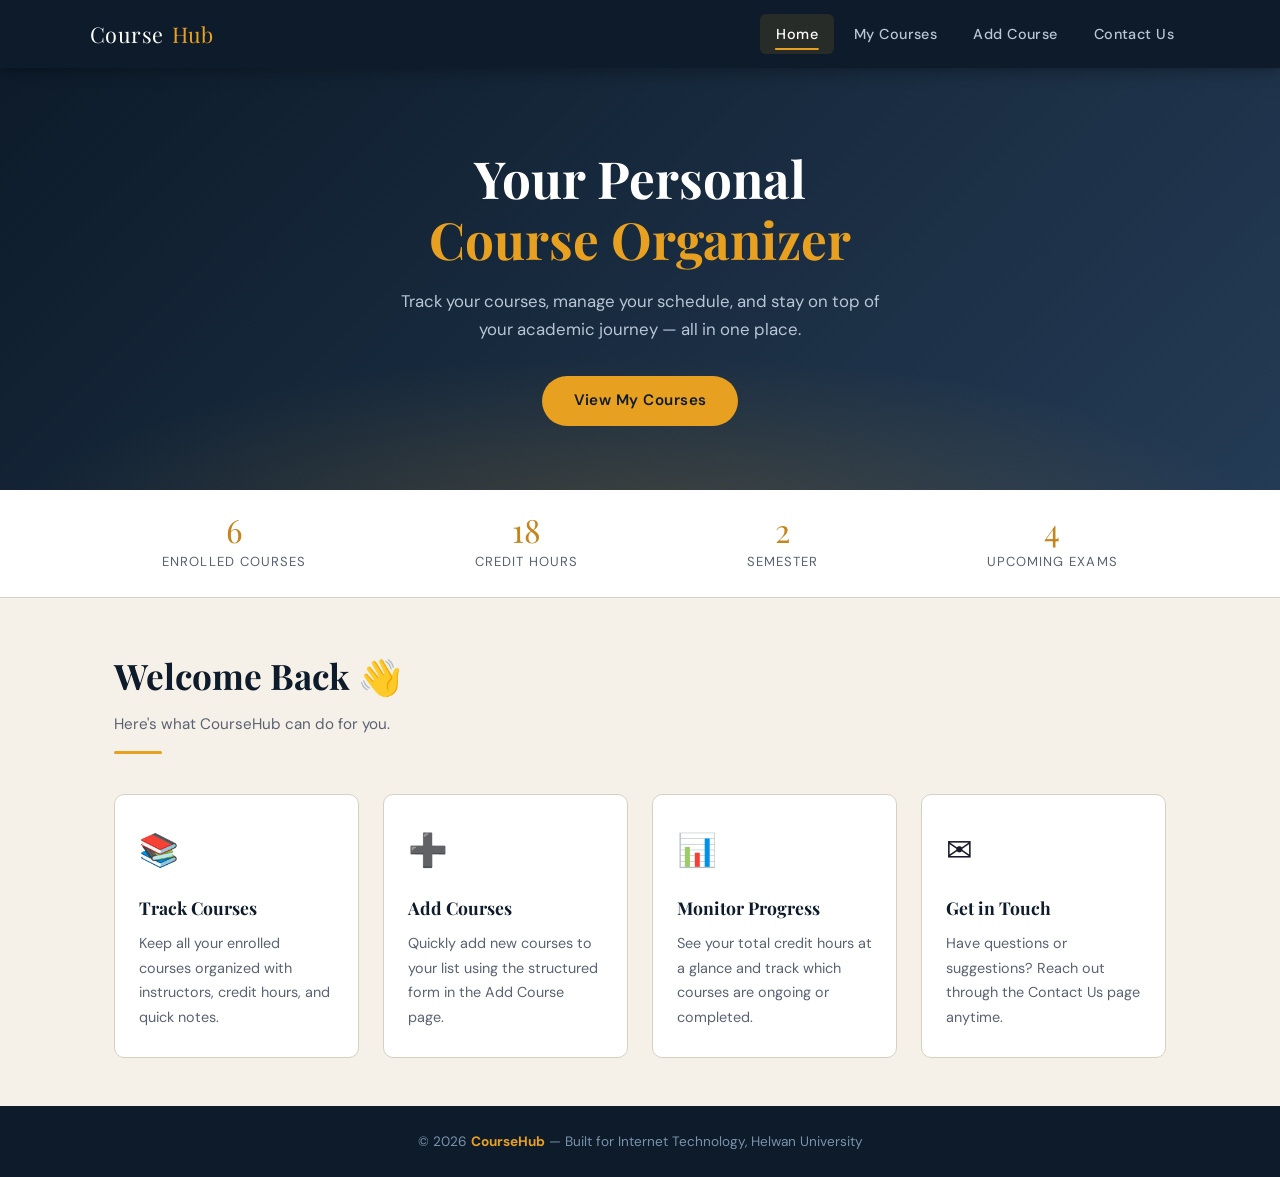
<file: index.html>
<!DOCTYPE html>
<html lang="en">
<head>
  <meta charset="UTF-8" />
  <meta name="viewport" content="width=device-width, initial-scale=1.0" />
  <title>Course Organizer – Home</title>
  <link rel="stylesheet" href="css/style.css" />
</head>
<body>

  <!-- ======= HEADER ======= -->
  <header>
    <div class="header-inner">
      <div class="logo">Course<span>Hub</span></div>
      <button class="menu-toggle" id="menuToggle" aria-label="Toggle navigation">
        <span></span><span></span><span></span>
      </button>
      <nav>
        <ul id="navMenu">
          <li><a href="index.html" class="active">Home</a></li>
          <li><a href="courses.html">My Courses</a></li>
          <li><a href="add-course.html">Add Course</a></li>
          <li><a href="contact.html">Contact Us</a></li>
        </ul>
      </nav>
    </div>
  </header>

  <!-- ======= HERO ======= -->
  <section class="hero">
    <h1>Your Personal<br><em>Course Organizer</em></h1>
    <p>Track your courses, manage your schedule, and stay on top of your academic journey — all in one place.</p>
    <a href="courses.html" class="btn btn-primary">View My Courses</a>
  </section>

  <!-- ======= STATS STRIP ======= -->
  <section class="stats-strip">
    <div class="stats-inner">
      <div class="stat-item">
        <span class="number">6</span>
        <div class="label">Enrolled Courses</div>
      </div>
      <div class="stat-item">
        <span class="number">18</span>
        <div class="label">Credit Hours</div>
      </div>
      <div class="stat-item">
        <span class="number">2</span>
        <div class="label">Semester</div>
      </div>
      <div class="stat-item">
        <span class="number">4</span>
        <div class="label">Upcoming Exams</div>
      </div>
    </div>
  </section>

  <!-- ======= MAIN ======= -->
  <main>
    <h2 class="page-title">Welcome Back 👋</h2>
    <p class="page-subtitle">Here's what CourseHub can do for you.</p>

    <div class="cards-grid">
      <div class="card fade-in">
        <div class="card-icon">📚</div>
        <h3>Track Courses</h3>
        <p>Keep all your enrolled courses organized with instructors, credit hours, and quick notes.</p>
      </div>
      <div class="card fade-in">
        <div class="card-icon">➕</div>
        <h3>Add Courses</h3>
        <p>Quickly add new courses to your list using the structured form in the Add Course page.</p>
      </div>
      <div class="card fade-in">
        <div class="card-icon">📊</div>
        <h3>Monitor Progress</h3>
        <p>See your total credit hours at a glance and track which courses are ongoing or completed.</p>
      </div>
      <div class="card fade-in">
        <div class="card-icon">✉️</div>
        <h3>Get in Touch</h3>
        <p>Have questions or suggestions? Reach out through the Contact Us page anytime.</p>
      </div>
    </div>
  </main>

  <!-- ======= FOOTER ======= -->
  <footer>
    <p>&copy; 2026 <strong>CourseHub</strong> — Built for Internet Technology, Helwan University</p>
  </footer>

  <script>
    const toggle = document.getElementById('menuToggle');
    const menu   = document.getElementById('navMenu');
    toggle.addEventListener('click', () => menu.classList.toggle('open'));
  </script>

</body>
</html>
  <script>
    const toggle = document.getElementById('menuToggle');
    const menu   = document.getElementById('navMenu');
    toggle.addEventListener('click', () => menu.classList.toggle('open'));
  </script>

</body>
</html>
</file>
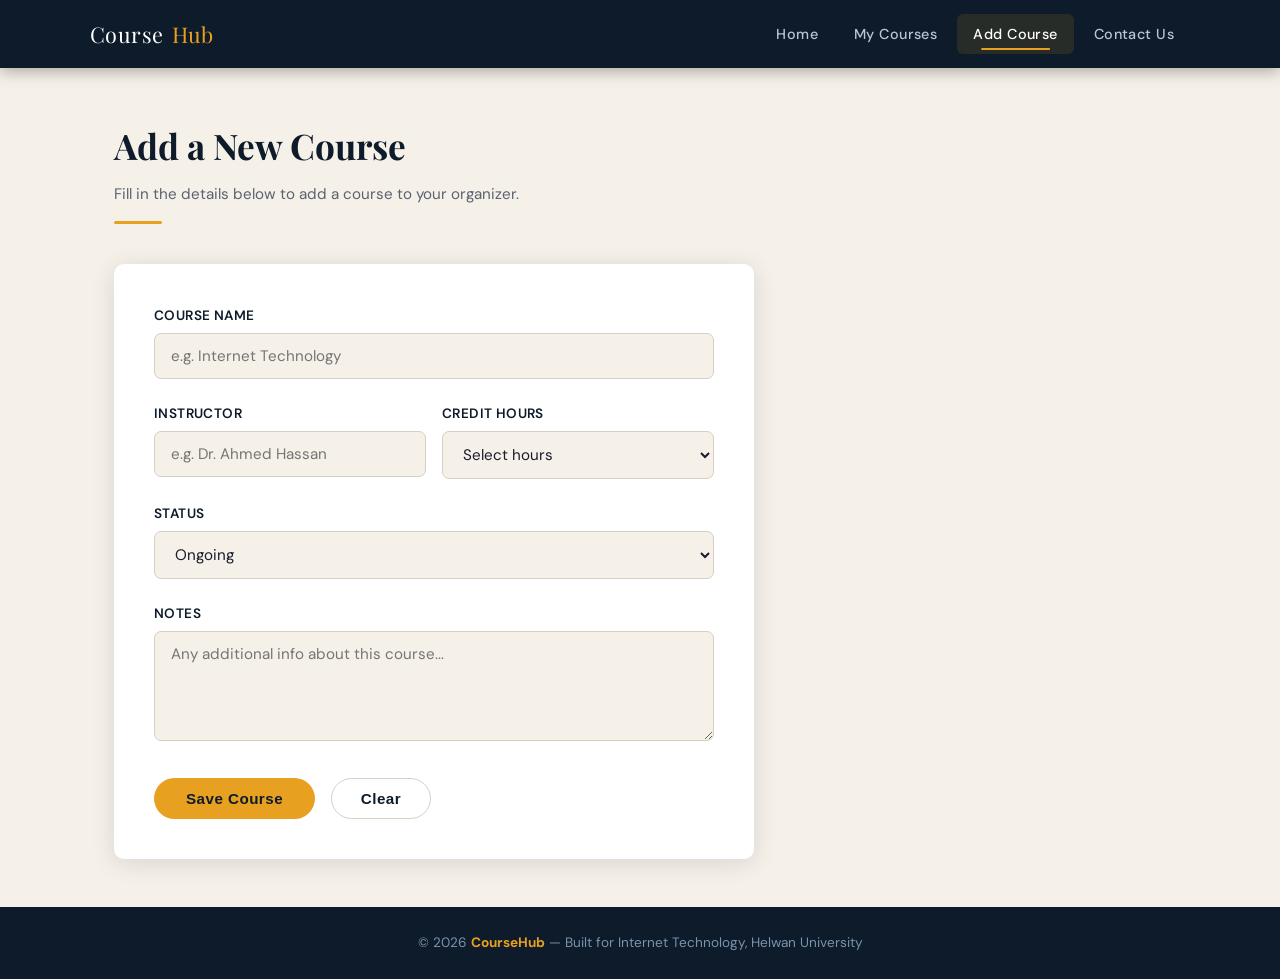
<file: add-course.html>
<!DOCTYPE html>
<html lang="en">
<head>
  <meta charset="UTF-8" />
  <meta name="viewport" content="width=device-width, initial-scale=1.0" />
  <title>Course Organizer – Add Course</title>
  <link rel="stylesheet" href="css/style.css" />
</head>
<body>

  <!-- ======= HEADER ======= -->
  <header>
    <div class="header-inner">
      <div class="logo">Course<span>Hub</span></div>
      <button class="menu-toggle" id="menuToggle" aria-label="Toggle navigation">
        <span></span><span></span><span></span>
      </button>
      <nav>
        <ul id="navMenu">
          <li><a href="index.html">Home</a></li>
          <li><a href="courses.html">My Courses</a></li>
          <li><a href="add-course.html" class="active">Add Course</a></li>
          <li><a href="contact.html">Contact Us</a></li>
        </ul>
      </nav>
    </div>
  </header>

  <!-- ======= MAIN ======= -->
  <main>
    <h1 class="page-title fade-in">Add a New Course</h1>
    <p class="page-subtitle">Fill in the details below to add a course to your organizer.</p>

    <section>
      <div class="form-card fade-in">
        <form id="addCourseForm" novalidate>

          <!-- Course Name -->
          <div class="form-group">
            <label for="courseName">Course Name</label>
            <input
              type="text"
              id="courseName"
              name="courseName"
              placeholder="e.g. Internet Technology"
              required
            />
          </div>

          <!-- Instructor + Credit Hours (side by side) -->
          <div class="form-row">
            <div class="form-group">
              <label for="instructor">Instructor</label>
              <input
                type="text"
                id="instructor"
                name="instructor"
                placeholder="e.g. Dr. Ahmed Hassan"
                required
              />
            </div>
            <div class="form-group">
              <label for="creditHours">Credit Hours</label>
              <select id="creditHours" name="creditHours" required>
                <option value="" disabled selected>Select hours</option>
                <option value="1">1 Hour</option>
                <option value="2">2 Hours</option>
                <option value="3">3 Hours</option>
                <option value="4">4 Hours</option>
              </select>
            </div>
          </div>

          <!-- Status -->
          <div class="form-group">
            <label for="status">Status</label>
            <select id="status" name="status">
              <option value="ongoing">Ongoing</option>
              <option value="completed">Completed</option>
              <option value="pending">Pending Exam</option>
            </select>
          </div>

          <!-- Notes -->
          <div class="form-group">
            <label for="notes">Notes</label>
            <textarea
              id="notes"
              name="notes"
              placeholder="Any additional info about this course..."
            ></textarea>
          </div>

          <!-- Actions -->
          <div class="form-actions">
            <button type="submit" class="btn btn-primary">Save Course</button>
            <button type="reset" class="btn btn-secondary">Clear</button>
          </div>

        </form>

        <!-- Success message (hidden by default) -->
        <div id="successMsg" style="display:none; margin-top:1.2rem; padding:1rem 1.2rem;
             background:#d4f0e0; border-radius:8px; color:#1a6b3c; font-weight:500;">
          ✅ Course added successfully! <a href="courses.html" style="color:#1a4a7a; text-decoration:underline;">View all courses →</a>
        </div>
      </div>
    </section>
  </main>

  <!-- ======= FOOTER ======= -->
  <footer>
    <p>&copy; 2026 <strong>CourseHub</strong> — Built for Internet Technology, Helwan University</p>
  </footer>

  <script>
    // Mobile nav
    const toggle = document.getElementById('menuToggle');
    const menu   = document.getElementById('navMenu');
    toggle.addEventListener('click', () => menu.classList.toggle('open'));

    // Form submit feedback
    const form = document.getElementById('addCourseForm');
    const msg  = document.getElementById('successMsg');

    form.addEventListener('submit', function (e) {
      e.preventDefault();
      const name       = document.getElementById('courseName').value.trim();
      const instructor = document.getElementById('instructor').value.trim();
      const hours      = document.getElementById('creditHours').value;

      if (!name || !instructor || !hours) {
        alert('Please fill in all required fields.');
        return;
      }

      msg.style.display = 'block';
      form.reset();
      msg.scrollIntoView({ behavior: 'smooth', block: 'nearest' });
    });
  </script>

</body>
</html>
</file>
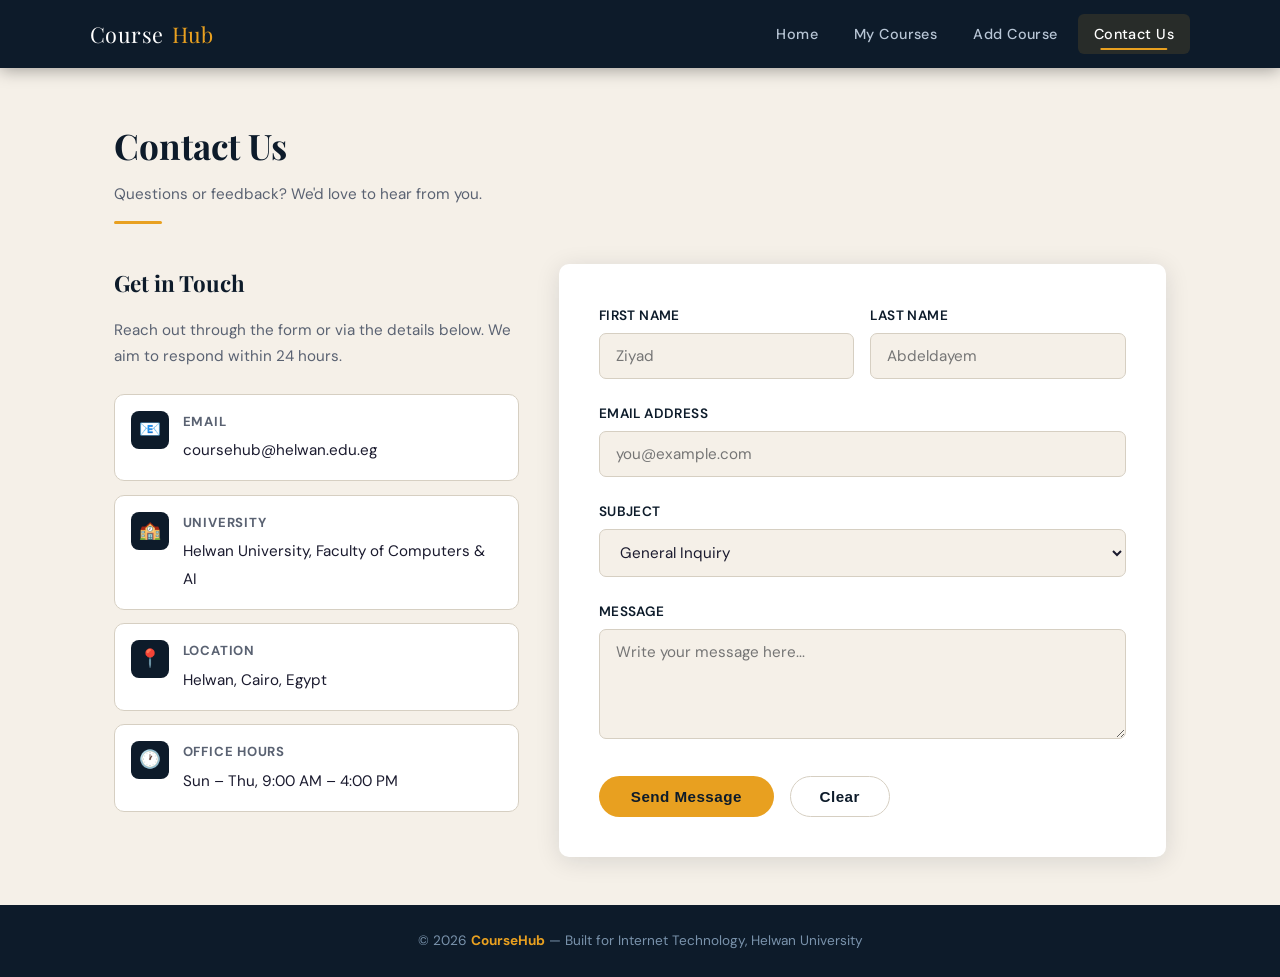
<file: contact.html>
<!DOCTYPE html>
<html lang="en">
<head>
  <meta charset="UTF-8" />
  <meta name="viewport" content="width=device-width, initial-scale=1.0" />
  <title>Course Organizer – Contact Us</title>
  <link rel="stylesheet" href="css/style.css" />
</head>
<body>

  <!-- ======= HEADER ======= -->
  <header>
    <div class="header-inner">
      <div class="logo">Course<span>Hub</span></div>
      <button class="menu-toggle" id="menuToggle" aria-label="Toggle navigation">
        <span></span><span></span><span></span>
      </button>
      <nav>
        <ul id="navMenu">
          <li><a href="index.html">Home</a></li>
          <li><a href="courses.html">My Courses</a></li>
          <li><a href="add-course.html">Add Course</a></li>
          <li><a href="contact.html" class="active">Contact Us</a></li>
        </ul>
      </nav>
    </div>
  </header>

  <!-- ======= MAIN ======= -->
  <main>
    <h1 class="page-title fade-in">Contact Us</h1>
    <p class="page-subtitle">Questions or feedback? We'd love to hear from you.</p>

    <section class="contact-grid fade-in">

      <!-- Left: info -->
      <div class="contact-info">
        <h2>Get in Touch</h2>
        <p>Reach out through the form or via the details below. We aim to respond within 24 hours.</p>

        <div class="info-item">
          <div class="info-icon">📧</div>
          <div>
            <strong>Email</strong>
            <span>coursehub@helwan.edu.eg</span>
          </div>
        </div>

        <div class="info-item">
          <div class="info-icon">🏫</div>
          <div>
            <strong>University</strong>
            <span>Helwan University, Faculty of Computers & AI</span>
          </div>
        </div>

        <div class="info-item">
          <div class="info-icon">📍</div>
          <div>
            <strong>Location</strong>
            <span>Helwan, Cairo, Egypt</span>
          </div>
        </div>

        <div class="info-item">
          <div class="info-icon">🕐</div>
          <div>
            <strong>Office Hours</strong>
            <span>Sun – Thu, 9:00 AM – 4:00 PM</span>
          </div>
        </div>
      </div>

      <!-- Right: form -->
      <div class="form-card">
        <form id="contactForm" novalidate>

          <div class="form-row">
            <div class="form-group">
              <label for="firstName">First Name</label>
              <input type="text" id="firstName" name="firstName" placeholder="Ziyad" required />
            </div>
            <div class="form-group">
              <label for="lastName">Last Name</label>
              <input type="text" id="lastName" name="lastName" placeholder="Abdeldayem" required />
            </div>
          </div>

          <div class="form-group">
            <label for="email">Email Address</label>
            <input type="email" id="email" name="email" placeholder="you@example.com" required />
          </div>

          <div class="form-group">
            <label for="subject">Subject</label>
            <select id="subject" name="subject">
              <option value="general">General Inquiry</option>
              <option value="bug">Report a Bug</option>
              <option value="feature">Feature Request</option>
              <option value="other">Other</option>
            </select>
          </div>

          <div class="form-group">
            <label for="message">Message</label>
            <textarea id="message" name="message" placeholder="Write your message here..." required></textarea>
          </div>

          <div class="form-actions">
            <button type="submit" class="btn btn-primary">Send Message</button>
            <button type="reset" class="btn btn-secondary">Clear</button>
          </div>
        </form>

        <div id="contactSuccess" style="display:none; margin-top:1.2rem; padding:1rem 1.2rem;
             background:#d4f0e0; border-radius:8px; color:#1a6b3c; font-weight:500;">
          ✅ Message sent! We'll get back to you soon.
        </div>
      </div>

    </section>
  </main>

  <!-- ======= FOOTER ======= -->
  <footer>
    <p>&copy; 2026 <strong>CourseHub</strong> — Built for Internet Technology, Helwan University</p>
  </footer>

  <script>
    // Mobile nav
    const toggle = document.getElementById('menuToggle');
    const menu   = document.getElementById('navMenu');
    toggle.addEventListener('click', () => menu.classList.toggle('open'));

    // Contact form
    const cForm = document.getElementById('contactForm');
    const cMsg  = document.getElementById('contactSuccess');
    cForm.addEventListener('submit', function (e) {
      e.preventDefault();
      const email = document.getElementById('email').value.trim();
      const msg   = document.getElementById('message').value.trim();
      if (!email || !msg) { alert('Please fill in all required fields.'); return; }
      cMsg.style.display = 'block';
      cForm.reset();
    });
  </script>

</body>
</html>
</file>
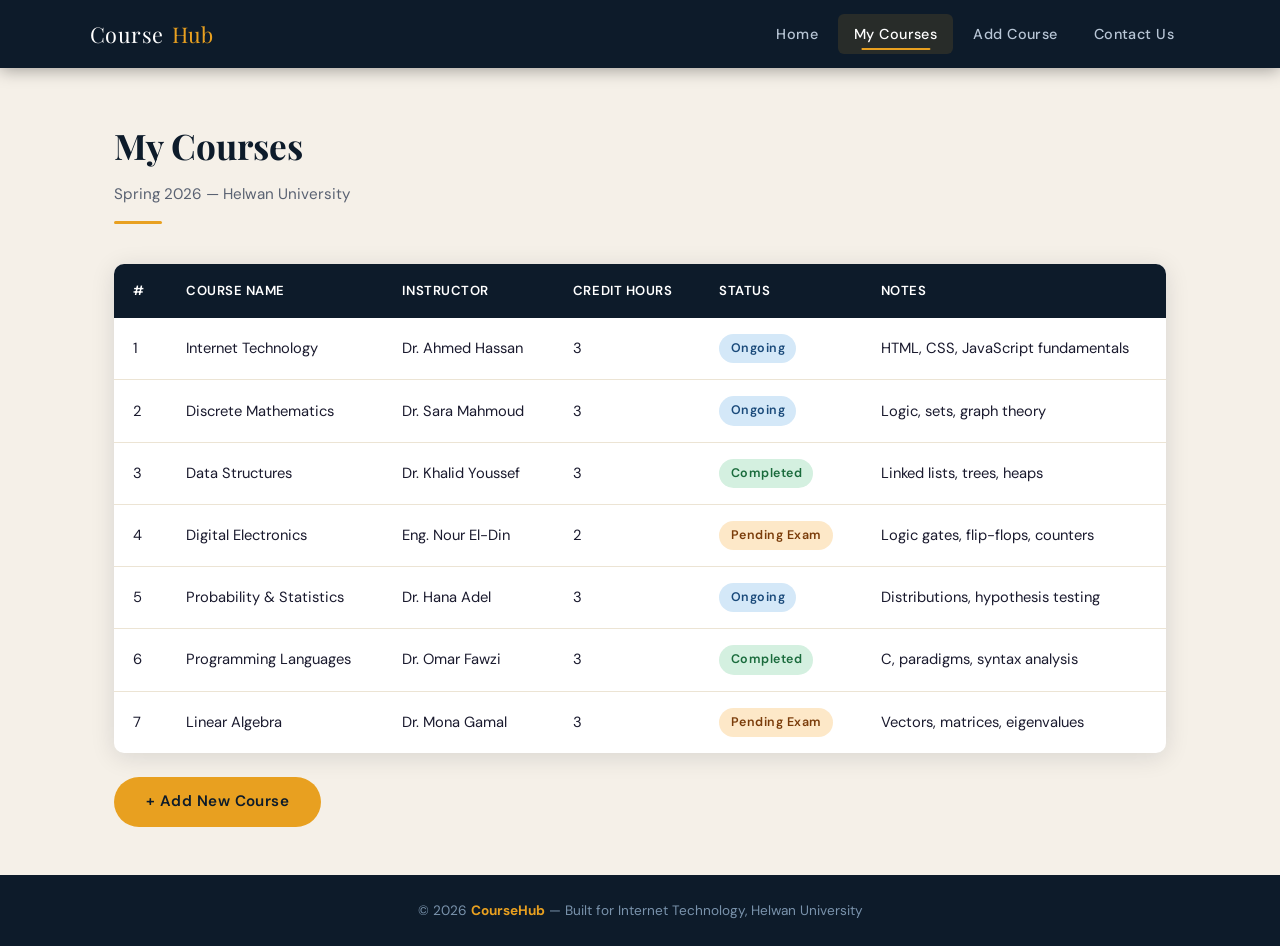
<file: courses.html>
<!DOCTYPE html>
<html lang="en">
<head>
  <meta charset="UTF-8" />
  <meta name="viewport" content="width=device-width, initial-scale=1.0" />
  <title>Course Organizer – My Courses</title>
  <link rel="stylesheet" href="css/style.css" />
</head>
<body>

  <!-- ======= HEADER ======= -->
  <header>
    <div class="header-inner">
      <div class="logo">Course<span>Hub</span></div>
      <button class="menu-toggle" id="menuToggle" aria-label="Toggle navigation">
        <span></span><span></span><span></span>
      </button>
      <nav>
        <ul id="navMenu">
          <li><a href="index.html">Home</a></li>
          <li><a href="courses.html" class="active">My Courses</a></li>
          <li><a href="add-course.html">Add Course</a></li>
          <li><a href="contact.html">Contact Us</a></li>
        </ul>
      </nav>
    </div>
  </header>

  <!-- ======= MAIN ======= -->
  <main>
    <h1 class="page-title fade-in">My Courses</h1>
    <p class="page-subtitle">Spring 2026 — Helwan University</p>

    <section>
      <div class="table-wrapper fade-in">
        <table>
          <thead>
            <tr>
              <th>#</th>
              <th>Course Name</th>
              <th>Instructor</th>
              <th>Credit Hours</th>
              <th>Status</th>
              <th>Notes</th>
            </tr>
          </thead>
          <tbody>
            <tr>
              <td>1</td>
              <td>Internet Technology</td>
              <td>Dr. Ahmed Hassan</td>
              <td>3</td>
              <td><span class="badge badge-blue">Ongoing</span></td>
              <td>HTML, CSS, JavaScript fundamentals</td>
            </tr>
            <tr>
              <td>2</td>
              <td>Discrete Mathematics</td>
              <td>Dr. Sara Mahmoud</td>
              <td>3</td>
              <td><span class="badge badge-blue">Ongoing</span></td>
              <td>Logic, sets, graph theory</td>
            </tr>
            <tr>
              <td>3</td>
              <td>Data Structures</td>
              <td>Dr. Khalid Youssef</td>
              <td>3</td>
              <td><span class="badge badge-green">Completed</span></td>
              <td>Linked lists, trees, heaps</td>
            </tr>
            <tr>
              <td>4</td>
              <td>Digital Electronics</td>
              <td>Eng. Nour El-Din</td>
              <td>2</td>
              <td><span class="badge badge-orange">Pending Exam</span></td>
              <td>Logic gates, flip-flops, counters</td>
            </tr>
            <tr>
              <td>5</td>
              <td>Probability & Statistics</td>
              <td>Dr. Hana Adel</td>
              <td>3</td>
              <td><span class="badge badge-blue">Ongoing</span></td>
              <td>Distributions, hypothesis testing</td>
            </tr>
            <tr>
              <td>6</td>
              <td>Programming Languages</td>
              <td>Dr. Omar Fawzi</td>
              <td>3</td>
              <td><span class="badge badge-green">Completed</span></td>
              <td>C, paradigms, syntax analysis</td>
            </tr>
            <tr>
              <td>7</td>
              <td>Linear Algebra</td>
              <td>Dr. Mona Gamal</td>
              <td>3</td>
              <td><span class="badge badge-orange">Pending Exam</span></td>
              <td>Vectors, matrices, eigenvalues</td>
            </tr>
          </tbody>
        </table>
      </div>

      <div style="margin-top:1.5rem; display:flex; gap:1rem; flex-wrap:wrap;">
        <a href="add-course.html" class="btn btn-primary">+ Add New Course</a>
      </div>
    </section>
  </main>

  <!-- ======= FOOTER ======= -->
  <footer>
    <p>&copy; 2026 <strong>CourseHub</strong> — Built for Internet Technology, Helwan University</p>
  </footer>

  <script>
    const toggle = document.getElementById('menuToggle');
    const menu   = document.getElementById('navMenu');
    toggle.addEventListener('click', () => menu.classList.toggle('open'));
  </script>

</body>
</html>
</file>
<file: css/style.css>
/* ===================================================
   Personal Course Organizer – style.css
   Author: Ziyad Abdeldayem
   =================================================== */

/* ---------- Google Fonts ---------- */
@import url('https://fonts.googleapis.com/css2?family=Playfair+Display:wght@600;700&family=DM+Sans:wght@300;400;500;600&display=swap');

/* ---------- CSS Variables ---------- */
:root {
  --navy:       #0d1b2a;
  --navy-mid:   #1b2d42;
  --navy-light: #243b55;
  --amber:      #e8a020;
  --amber-dark: #c4851a;
  --cream:      #f5f0e8;
  --cream-dark: #ece4d4;
  --text-main:  #1a1a2e;
  --text-muted: #5a6272;
  --white:      #ffffff;
  --border:     #d6cfc2;
  --shadow:     0 4px 24px rgba(13,27,42,0.12);
  --radius:     10px;
  --transition: 0.28s ease;
  --font-head:  'Playfair Display', Georgia, serif;
  --font-body:  'DM Sans', system-ui, sans-serif;
}

/* ---------- Reset & Base ---------- */
*, *::before, *::after { box-sizing: border-box; margin: 0; padding: 0; }

html { scroll-behavior: smooth; }

body {
  font-family: var(--font-body);
  font-size: 16px;
  color: var(--text-main);
  background: var(--cream);
  line-height: 1.7;
  min-height: 100vh;
  display: flex;
  flex-direction: column;
}

img { max-width: 100%; display: block; }
a  { text-decoration: none; color: inherit; }
ul { list-style: none; }

/* ---------- Header ---------- */
header {
  background: var(--navy);
  padding: 0 2rem;
  position: sticky;
  top: 0;
  z-index: 100;
  box-shadow: 0 2px 16px rgba(0,0,0,0.35);
}

.header-inner {
  max-width: 1100px;
  margin: 0 auto;
  display: flex;
  align-items: center;
  justify-content: space-between;
  height: 68px;
}

.logo {
  font-family: var(--font-head);
  font-size: 1.35rem;
  color: var(--white);
  letter-spacing: 0.02em;
  display: flex;
  align-items: center;
  gap: 0.5rem;
}

.logo span {
  color: var(--amber);
}

/* ---------- Navigation ---------- */
nav ul {
  display: flex;
  gap: 0.25rem;
  align-items: center;
}

nav a {
  display: block;
  color: #b8c6d6;
  font-size: 0.9rem;
  font-weight: 500;
  padding: 0.5rem 1rem;
  border-radius: 6px;
  letter-spacing: 0.03em;
  transition: color var(--transition), background var(--transition);
  position: relative;
}

nav a::after {
  content: '';
  position: absolute;
  bottom: 4px;
  left: 50%;
  transform: translateX(-50%) scaleX(0);
  width: 60%;
  height: 2px;
  background: var(--amber);
  border-radius: 2px;
  transition: transform var(--transition);
}

nav a:hover,
nav a.active {
  color: var(--white);
  background: rgba(232,160,32,0.12);
}

nav a:hover::after,
nav a.active::after {
  transform: translateX(-50%) scaleX(1);
}

/* hamburger */
.menu-toggle {
  display: none;
  flex-direction: column;
  gap: 5px;
  cursor: pointer;
  background: none;
  border: none;
  padding: 4px;
}

.menu-toggle span {
  display: block;
  width: 24px;
  height: 2px;
  background: var(--white);
  border-radius: 2px;
  transition: var(--transition);
}

/* ---------- Hero (Home) ---------- */
.hero {
  background: linear-gradient(135deg, var(--navy) 0%, var(--navy-light) 100%);
  color: var(--white);
  text-align: center;
  min-height: 340px;
  display: flex;
  flex-direction: column;
  align-items: center;
  justify-content: center;
  padding: 5rem 1.5rem 4rem;
  position: relative;
  overflow: hidden;
}

.hero::before {
  content: '';
  position: absolute;
  inset: 0;
  background: radial-gradient(ellipse 70% 60% at 50% 110%, rgba(232,160,32,0.18) 0%, transparent 70%);
  pointer-events: none;
}

.hero h1 {
  font-family: var(--font-head);
  font-size: clamp(2rem, 5vw, 3.2rem);
  line-height: 1.2;
  margin-bottom: 1rem;
  animation: fadeUp 0.7s ease both;
}

.hero h1 em { color: var(--amber); font-style: normal; }

.hero p {
  font-size: 1.05rem;
  color: #b8c6d6;
  max-width: 500px;
  margin: 0 auto 2rem;
  animation: fadeUp 0.7s 0.15s ease both;
}

.btn {
  display: inline-block;
  padding: 0.75rem 2rem;
  border-radius: 50px;
  font-weight: 600;
  font-size: 0.95rem;
  transition: transform var(--transition), box-shadow var(--transition), background var(--transition);
  cursor: pointer;
  border: none;
  letter-spacing: 0.03em;
  animation: fadeUp 0.7s 0.3s ease both;
}

.btn-primary {
  background: var(--amber);
  color: var(--navy);
}

.btn-primary:hover {
  background: var(--amber-dark);
  transform: translateY(-2px);
  box-shadow: 0 8px 24px rgba(232,160,32,0.35);
}

/* ---------- Stats Strip (Home) ---------- */
.stats-strip {
  background: var(--white);
  border-bottom: 1px solid var(--border);
  padding: 1.5rem;
}

.stats-inner {
  max-width: 1100px;
  margin: 0 auto;
  display: flex;
  justify-content: space-around;
  flex-wrap: wrap;
  gap: 1.5rem;
}

.stat-item { text-align: center; }

.stat-item .number {
  font-family: var(--font-head);
  font-size: 2rem;
  color: var(--amber-dark);
  display: block;
  line-height: 1;
}

.stat-item .label {
  font-size: 0.82rem;
  color: var(--text-muted);
  text-transform: uppercase;
  letter-spacing: 0.08em;
  margin-top: 0.3rem;
}

/* ---------- Main & Sections ---------- */
main {
  flex: 1;
  max-width: 1100px;
  width: 100%;
  margin: 0 auto;
  padding: 3rem 1.5rem;
}

.page-title {
  font-family: var(--font-head);
  font-size: clamp(1.6rem, 3vw, 2.2rem);
  color: var(--navy);
  margin-bottom: 0.4rem;
  animation: fadeUp 0.6s 0.1s ease both;
}

.page-subtitle {
  color: var(--text-muted);
  font-size: 0.95rem;
  margin-bottom: 2.5rem;
  animation: fadeUp 0.6s 0.2s ease both;
}

.page-subtitle::after {
  content: '';
  display: block;
  width: 48px;
  height: 3px;
  background: var(--amber);
  border-radius: 2px;
  margin-top: 0.8rem;
}

/* ---------- Card Grid (Home features) ---------- */
.cards-grid {
  display: grid;
  grid-template-columns: repeat(auto-fit, minmax(220px, 1fr));
  gap: 1.5rem;
  margin-top: 2.5rem;
  animation: fadeUp 0.6s 0.3s ease both;
}

.card {
  background: var(--white);
  border: 1px solid var(--border);
  border-radius: var(--radius);
  padding: 1.75rem 1.5rem;
  transition: transform var(--transition), box-shadow var(--transition);
  position: relative;
  overflow: hidden;
}

.card::before {
  content: '';
  position: absolute;
  top: 0; left: 0; right: 0;
  height: 3px;
  background: var(--amber);
  transform: scaleX(0);
  transform-origin: left;
  transition: transform var(--transition);
}

.card:hover {
  transform: translateY(-4px);
  box-shadow: var(--shadow);
}

.card:hover::before { transform: scaleX(1); }

.card-icon {
  font-size: 2rem;
  margin-bottom: 1rem;
}

.card h3 {
  font-family: var(--font-head);
  font-size: 1.1rem;
  color: var(--navy);
  margin-bottom: 0.5rem;
}

.card p {
  font-size: 0.9rem;
  color: var(--text-muted);
}

/* ---------- Table ---------- */
.table-wrapper {
  overflow-x: auto;
  border-radius: var(--radius);
  box-shadow: var(--shadow);
  background: var(--white);
  animation: fadeUp 0.6s 0.3s ease both;
}

table {
  width: 100%;
  border-collapse: collapse;
  font-size: 0.92rem;
}

thead {
  background: var(--navy);
  color: var(--white);
}

thead th {
  padding: 1rem 1.2rem;
  text-align: left;
  font-weight: 600;
  letter-spacing: 0.04em;
  font-size: 0.82rem;
  text-transform: uppercase;
}

tbody tr {
  border-bottom: 1px solid var(--cream-dark);
  transition: background var(--transition);
}

tbody tr:last-child { border-bottom: none; }

tbody tr:hover { background: rgba(232,160,32,0.07); }

tbody td {
  padding: 1rem 1.2rem;
  color: var(--text-main);
  vertical-align: middle;
}

.badge {
  display: inline-block;
  padding: 0.25rem 0.7rem;
  border-radius: 50px;
  font-size: 0.78rem;
  font-weight: 600;
  letter-spacing: 0.04em;
}

.badge-green  { background: #d4f0e0; color: #1a6b3c; }
.badge-blue   { background: #d4e8f8; color: #1a4a7a; }
.badge-orange { background: #fde8c8; color: #7a3c0a; }

/* ---------- Form ---------- */
.form-card {
  background: var(--white);
  border-radius: var(--radius);
  padding: 2.5rem;
  box-shadow: var(--shadow);
  max-width: 640px;
  animation: fadeUp 0.6s 0.3s ease both;
}

.form-group {
  margin-bottom: 1.4rem;
}

.form-group label {
  display: block;
  font-size: 0.85rem;
  font-weight: 600;
  color: var(--navy);
  margin-bottom: 0.4rem;
  letter-spacing: 0.03em;
  text-transform: uppercase;
}

.form-group input,
.form-group select,
.form-group textarea {
  width: 100%;
  padding: 0.75rem 1rem;
  border: 1.5px solid var(--border);
  border-radius: 7px;
  font-family: var(--font-body);
  font-size: 0.95rem;
  color: var(--text-main);
  background: var(--cream);
  transition: border-color var(--transition), box-shadow var(--transition);
  outline: none;
}

.form-group input:focus,
.form-group select:focus,
.form-group textarea:focus {
  border-color: var(--amber);
  box-shadow: 0 0 0 3px rgba(232,160,32,0.15);
  background: var(--white);
}

.form-group textarea { resize: vertical; min-height: 110px; }

.form-row {
  display: grid;
  grid-template-columns: 1fr 1fr;
  gap: 1rem;
}

.form-actions { margin-top: 1.8rem; display: flex; gap: 1rem; flex-wrap: wrap; }

.btn-secondary {
  background: transparent;
  color: var(--navy);
  border: 1.5px solid var(--border);
  padding: 0.7rem 1.8rem;
  border-radius: 50px;
}

.btn-secondary:hover {
  border-color: var(--navy);
  background: var(--navy);
  color: var(--white);
  transform: translateY(-2px);
}

/* ---------- Contact ---------- */
.contact-grid {
  display: grid;
  grid-template-columns: 1fr 1.5fr;
  gap: 2.5rem;
  align-items: start;
  animation: fadeUp 0.6s 0.3s ease both;
}

.contact-info h2 {
  font-family: var(--font-head);
  font-size: 1.4rem;
  color: var(--navy);
  margin-bottom: 1rem;
}

.contact-info p {
  color: var(--text-muted);
  font-size: 0.95rem;
  margin-bottom: 1.5rem;
}

.info-item {
  display: flex;
  align-items: flex-start;
  gap: 0.85rem;
  padding: 1rem;
  background: var(--white);
  border-radius: var(--radius);
  border: 1px solid var(--border);
  margin-bottom: 0.85rem;
  transition: box-shadow var(--transition);
}

.info-item:hover { box-shadow: var(--shadow); }

.info-icon {
  width: 38px;
  height: 38px;
  background: var(--navy);
  border-radius: 8px;
  display: flex;
  align-items: center;
  justify-content: center;
  font-size: 1.1rem;
  flex-shrink: 0;
}

.info-item strong {
  display: block;
  font-size: 0.82rem;
  text-transform: uppercase;
  letter-spacing: 0.06em;
  color: var(--text-muted);
  margin-bottom: 0.2rem;
}

.info-item span { font-size: 0.95rem; color: var(--text-main); }

/* ---------- Footer ---------- */
footer {
  background: var(--navy);
  color: #7a93ac;
  text-align: center;
  padding: 1.5rem;
  font-size: 0.85rem;
  margin-top: auto;
}

footer strong { color: var(--amber); }

/* ---------- Animations ---------- */
@keyframes fadeUp {
  from { opacity: 0; transform: translateY(18px); }
  to   { opacity: 1; transform: translateY(0); }
}

@keyframes fadeIn {
  from { opacity: 0; }
  to   { opacity: 1; }
}

.fade-in {
  animation: fadeUp 0.6s ease both;
}

/* ---------- Responsive ---------- */
@media (max-width: 768px) {
  .menu-toggle { display: flex; }

  nav ul {
    display: none;
    flex-direction: column;
    position: absolute;
    top: 68px;
    left: 0; right: 0;
    background: var(--navy-mid);
    padding: 1rem;
    gap: 0.25rem;
    box-shadow: 0 8px 24px rgba(0,0,0,0.3);
  }

  nav ul.open { display: flex; }

  nav a { padding: 0.75rem 1rem; border-radius: 6px; }

  .form-row { grid-template-columns: 1fr; }

  .contact-grid { grid-template-columns: 1fr; }

  .stats-inner { flex-direction: column; align-items: center; }

  .hero { padding: 3.5rem 1.5rem 3rem; }
}

@media (max-width: 480px) {
  main { padding: 2rem 1rem; }
  .form-card { padding: 1.5rem; }
  tbody td, thead th { padding: 0.8rem 0.75rem; }
}
</file>
